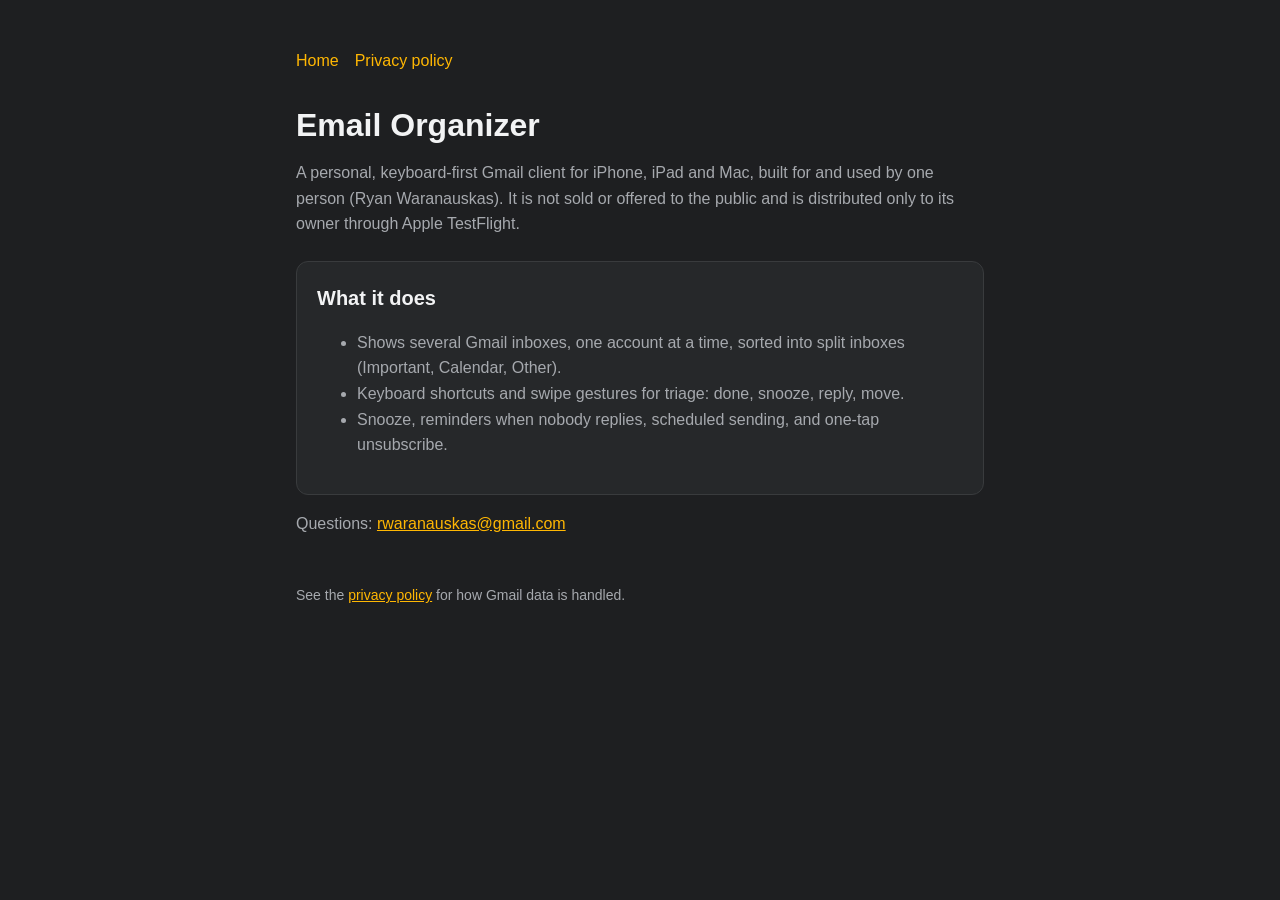
<file: index.html>
<!doctype html>
<html lang="en"><head><meta charset="utf-8"><meta name="viewport" content="width=device-width,initial-scale=1">
<title>Email Organizer</title><link rel="stylesheet" href="style.css"></head>
<body><main>
<nav><a href="./">Home</a><a href="privacy.html">Privacy policy</a></nav>
<h1>Email Organizer</h1>
<p>A personal, keyboard-first Gmail client for iPhone, iPad and Mac, built for and used by one person (Ryan Waranauskas). It is not sold or offered to the public and is distributed only to its owner through Apple TestFlight.</p>
<div class="card">
<h2 style="margin-top:0">What it does</h2>
<ul>
<li>Shows several Gmail inboxes, one account at a time, sorted into split inboxes (Important, Calendar, Other).</li>
<li>Keyboard shortcuts and swipe gestures for triage: done, snooze, reply, move.</li>
<li>Snooze, reminders when nobody replies, scheduled sending, and one-tap unsubscribe.</li>
</ul>
</div>
<p>Questions: <a href="mailto:rwaranauskas@gmail.com">rwaranauskas@gmail.com</a></p>
<footer>See the <a href="privacy.html">privacy policy</a> for how Gmail data is handled.</footer>
</main></body></html>
</file>
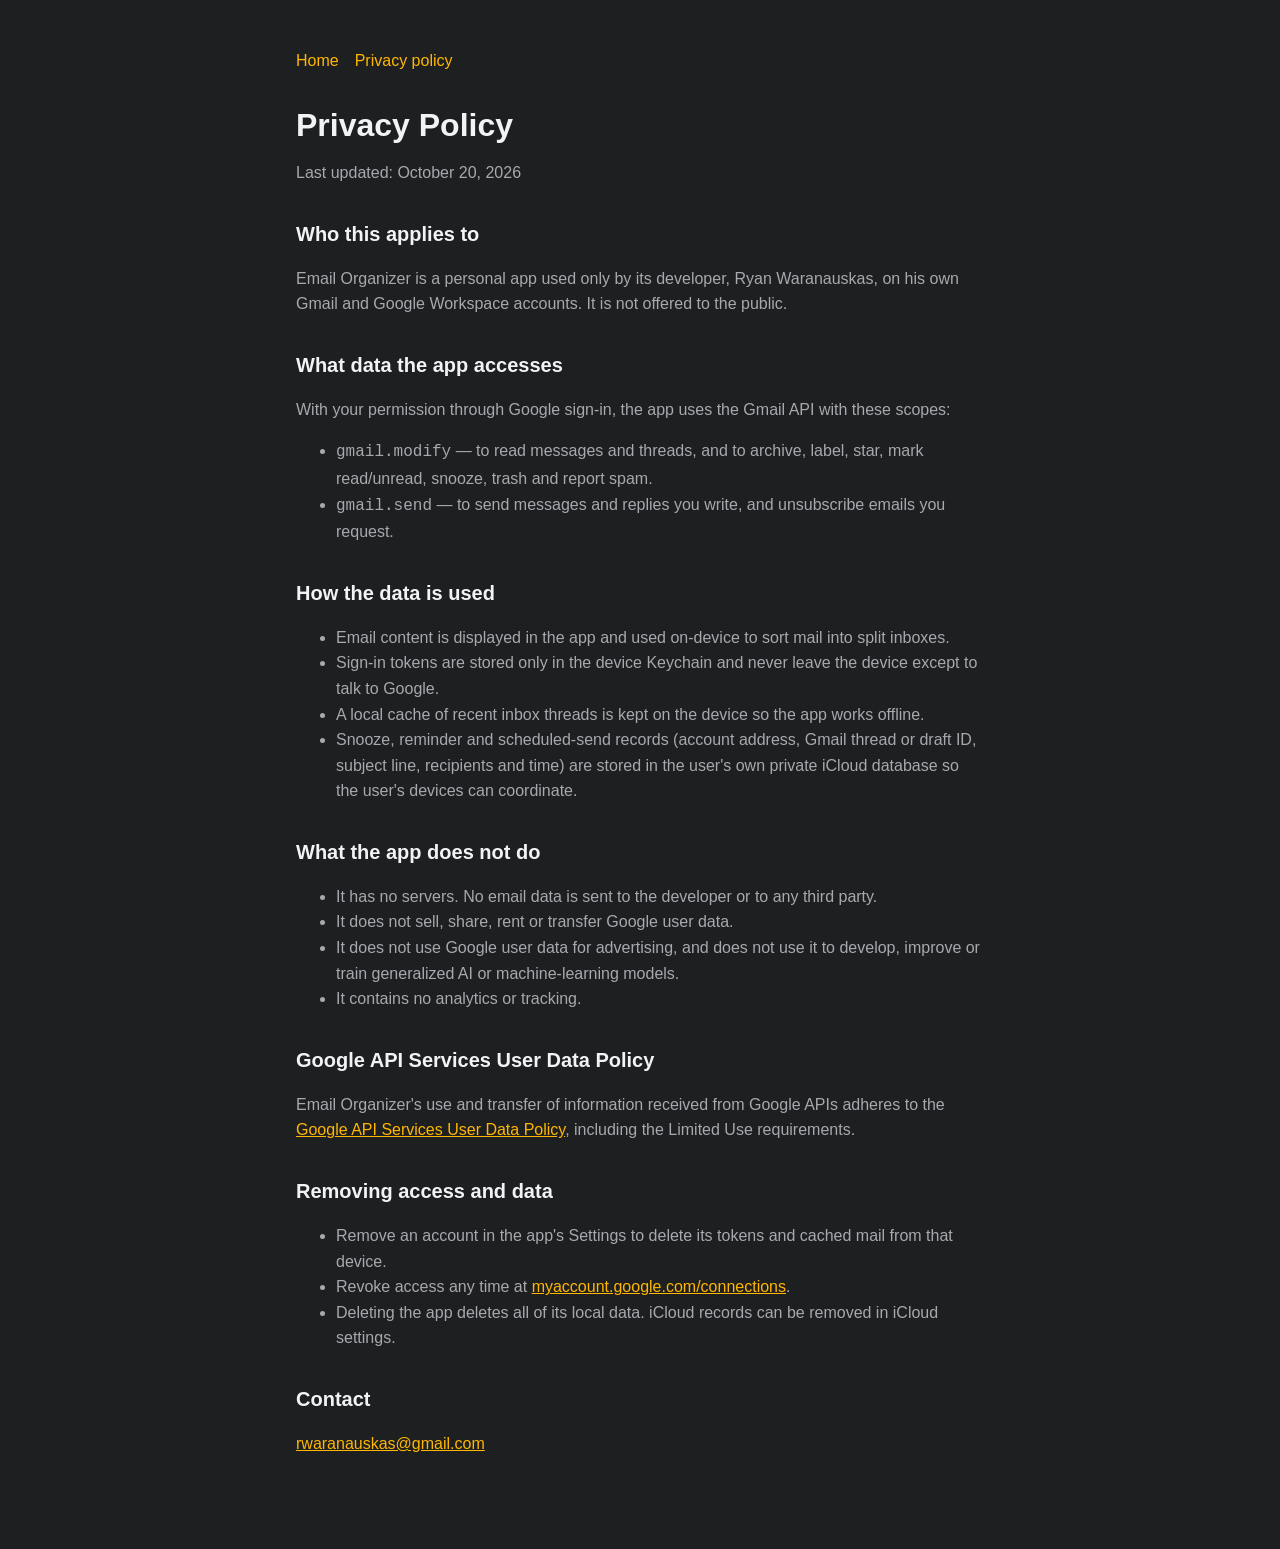
<file: privacy.html>
<!doctype html>
<html lang="en"><head><meta charset="utf-8"><meta name="viewport" content="width=device-width,initial-scale=1">
<title>Privacy Policy · Email Organizer</title><link rel="stylesheet" href="style.css"></head>
<body><main>
<nav><a href="./">Home</a><a href="privacy.html">Privacy policy</a></nav>
<h1>Privacy Policy</h1>
<p>Last updated: October 20, 2026</p>

<h2>Who this applies to</h2>
<p>Email Organizer is a personal app used only by its developer, Ryan Waranauskas, on his own Gmail and Google Workspace accounts. It is not offered to the public.</p>

<h2>What data the app accesses</h2>
<p>With your permission through Google sign-in, the app uses the Gmail API with these scopes:</p>
<ul>
<li><code>gmail.modify</code> — to read messages and threads, and to archive, label, star, mark read/unread, snooze, trash and report spam.</li>
<li><code>gmail.send</code> — to send messages and replies you write, and unsubscribe emails you request.</li>
</ul>

<h2>How the data is used</h2>
<ul>
<li>Email content is displayed in the app and used on-device to sort mail into split inboxes.</li>
<li>Sign-in tokens are stored only in the device Keychain and never leave the device except to talk to Google.</li>
<li>A local cache of recent inbox threads is kept on the device so the app works offline.</li>
<li>Snooze, reminder and scheduled-send records (account address, Gmail thread or draft ID, subject line, recipients and time) are stored in the user's own private iCloud database so the user's devices can coordinate.</li>
</ul>

<h2>What the app does not do</h2>
<ul>
<li>It has no servers. No email data is sent to the developer or to any third party.</li>
<li>It does not sell, share, rent or transfer Google user data.</li>
<li>It does not use Google user data for advertising, and does not use it to develop, improve or train generalized AI or machine-learning models.</li>
<li>It contains no analytics or tracking.</li>
</ul>

<h2>Google API Services User Data Policy</h2>
<p>Email Organizer's use and transfer of information received from Google APIs adheres to the <a href="https://developers.google.com/terms/api-services-user-data-policy">Google API Services User Data Policy</a>, including the Limited Use requirements.</p>

<h2>Removing access and data</h2>
<ul>
<li>Remove an account in the app's Settings to delete its tokens and cached mail from that device.</li>
<li>Revoke access any time at <a href="https://myaccount.google.com/connections">myaccount.google.com/connections</a>.</li>
<li>Deleting the app deletes all of its local data. iCloud records can be removed in iCloud settings.</li>
</ul>

<h2>Contact</h2>
<p><a href="mailto:rwaranauskas@gmail.com">rwaranauskas@gmail.com</a></p>
</main></body></html>
</file>
<file: style.css>
:root{color-scheme:dark;--bg:#1E1F21;--surface:#26282A;--text:#F2F3F4;--muted:#A6A9AE;--accent:#FFB703;--border:#393B3D}
*{box-sizing:border-box}body{margin:0;background:var(--bg);color:var(--text);font:16px/1.6 -apple-system,BlinkMacSystemFont,"Inter",Helvetica,Arial,sans-serif}
main{max-width:720px;margin:0 auto;padding:48px 16px 80px}h1{font-size:32px;line-height:1.2;margin:0 0 8px}h2{font-size:20px;margin:32px 0 8px}
p,li{color:var(--muted)}a{color:var(--accent)}.card{background:var(--surface);border:1px solid var(--border);border-radius:12px;padding:20px;margin-top:24px}
nav{display:flex;gap:16px;margin-bottom:32px}nav a{text-decoration:none}footer{margin-top:48px;font-size:14px;color:var(--muted)}
</file>
